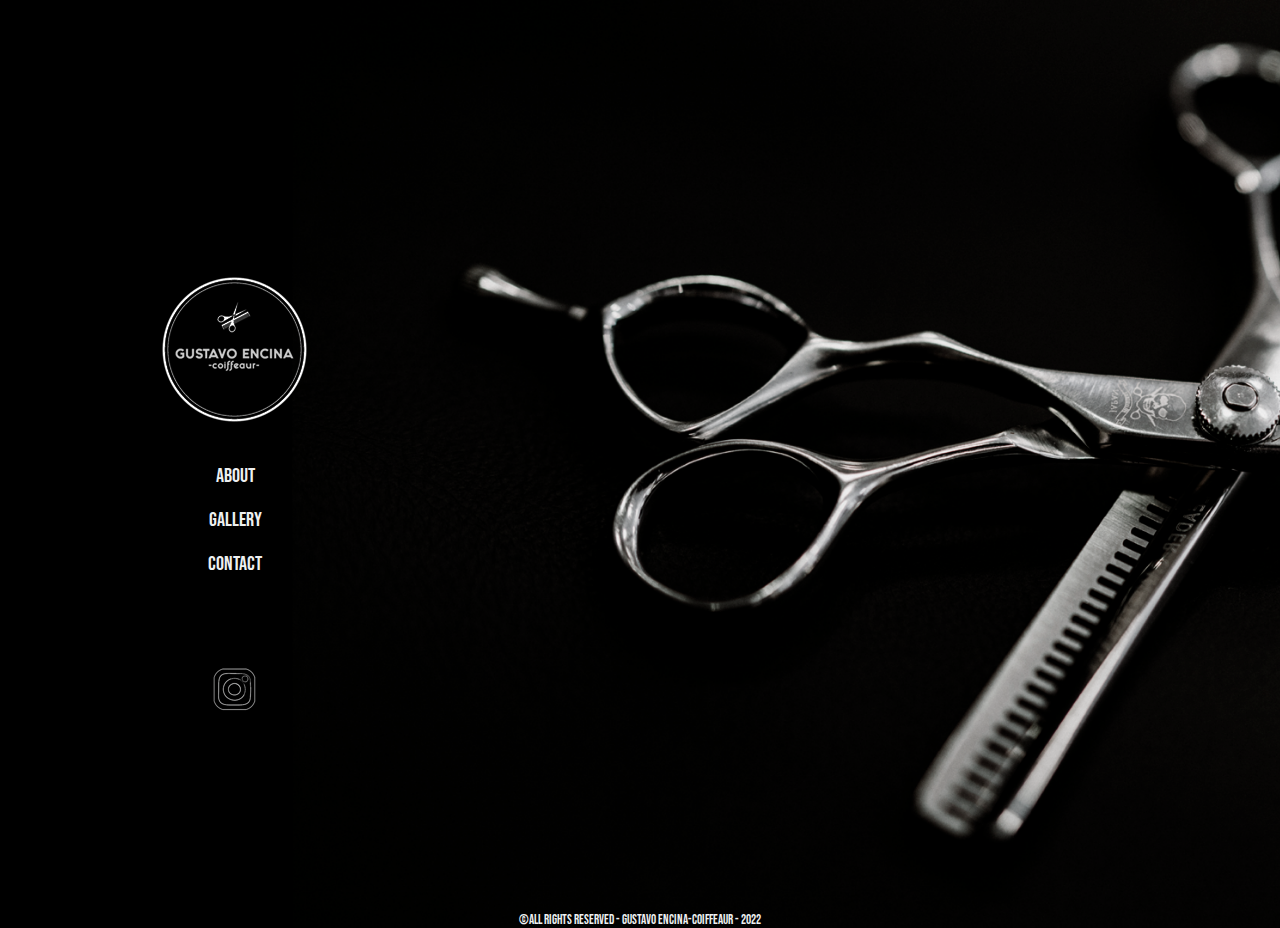
<file: index.html>
<!DOCTYPE html>
<html lang="en">
<head>
    <meta charset="UTF-8">
    <meta http-equiv="X-UA-Compatible" content="IE=edge">
    <meta name="viewport" content="width=device-width, initial-scale=1.0">
    <link rel="stylesheet" href="./paginas/style.css">
    <link rel="stylesheet" href="https://cdnjs.cloudflare.com/ajax/libs/animate.css/4.1.1/animate.min.css"/>
    <link rel="preconnect" href="https://fonts.googleapis.com">
    <link rel="preconnect" href="https://fonts.gstatic.com" crossorigin>
    <link href="https://fonts.googleapis.com/css2?family=Archivo+Black&family=Bebas+Neue&family=Comfortaa:wght@300;700&family=Jura&family=Luckiest+Guy&family=Montserrat:wght@200&display=swap" rel="stylesheet">
    <title>Document</title>
</head>
<body>
    <main class="cuerpoHome">
        <div class="animate__animated animate__slideInLeft  cuerpoHomeDesk" >
            <img src="./imagenes/logoGustavoBlanco.png" alt="logoGustavo">
            <ul>
                <a href="./paginas/about.html"><li>about</li></a>
                <a href="./paginas/gallery.html"><li>gallery</li></a>
                <a href="./paginas/contact.html"><li>contact</li></a>
            </ul>

            <div class="logoInst">
                <img src="./imagenes/logoInst.png" alt="logo_Instagram">
            </div>
        </div>
        <footer>©All rights reserved - Gustavo Encina-Coiffeaur - 2022</footer>
    </main>

    
</body>
</html>
</file>
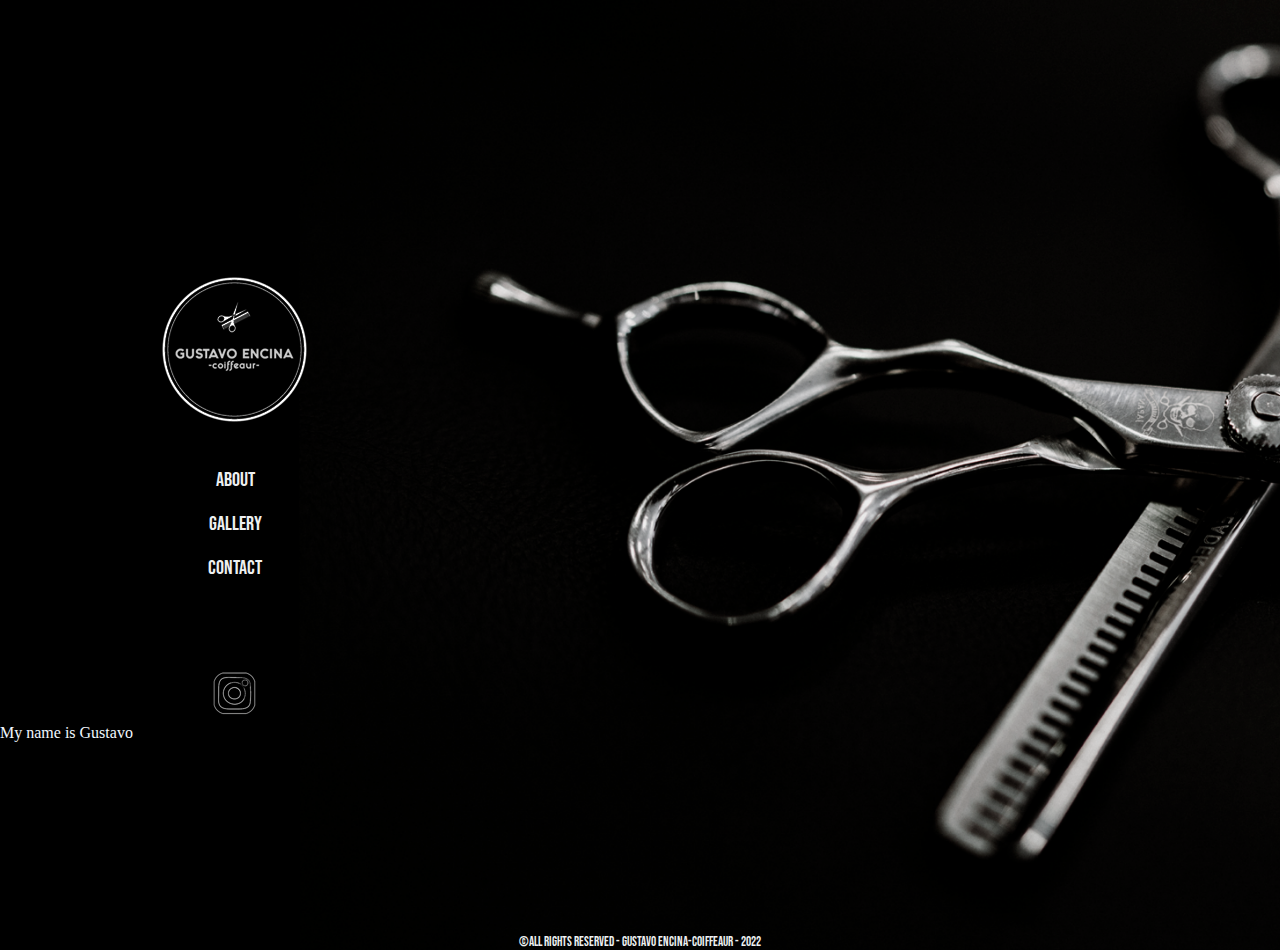
<file: paginas/about.html>
<!DOCTYPE html>
<html lang="en">
<head>
    <meta charset="UTF-8">
    <meta http-equiv="X-UA-Compatible" content="IE=edge">
    <meta name="viewport" content="width=device-width, initial-scale=1.0">
    <link rel="stylesheet" href="./style.css">
    <link rel="stylesheet" href="https://cdnjs.cloudflare.com/ajax/libs/animate.css/4.1.1/animate.min.css"/>
    <link rel="preconnect" href="https://fonts.googleapis.com">
    <link rel="preconnect" href="https://fonts.gstatic.com" crossorigin>
    <link href="https://fonts.googleapis.com/css2?family=Archivo+Black&family=Bebas+Neue&family=Comfortaa:wght@300;700&family=Jura&family=Luckiest+Guy&family=Montserrat:wght@200&display=swap" rel="stylesheet">
    <title>about</title>
</head>
<body>
    <main class="cuerpoAbout">
        <div class="animate__animated animate__fadeInLeft animate__slower cuerpoHomeDesk" >
            <a href="../index.html"><img src="../imagenes/logoGustavoBlanco.png" alt="logoGustavo"></a>
            <ul>
                <a href="./about.html"><li>about</li></a>
                <a href="./gallery.html"><li>gallery</li></a>
                <a href="./contact.html"><li>contact</li></a>
            </ul>

            <div class="logoInst">
                <img src="../imagenes/logoInst.png" alt="logo_Instagram">
            </div>
        </div>
        
        <p>My name is Gustavo</p>
        <footer>©All rights reserved - Gustavo Encina-Coiffeaur - 2022</footer>
    </main>
    
</body>
</html>
</file>
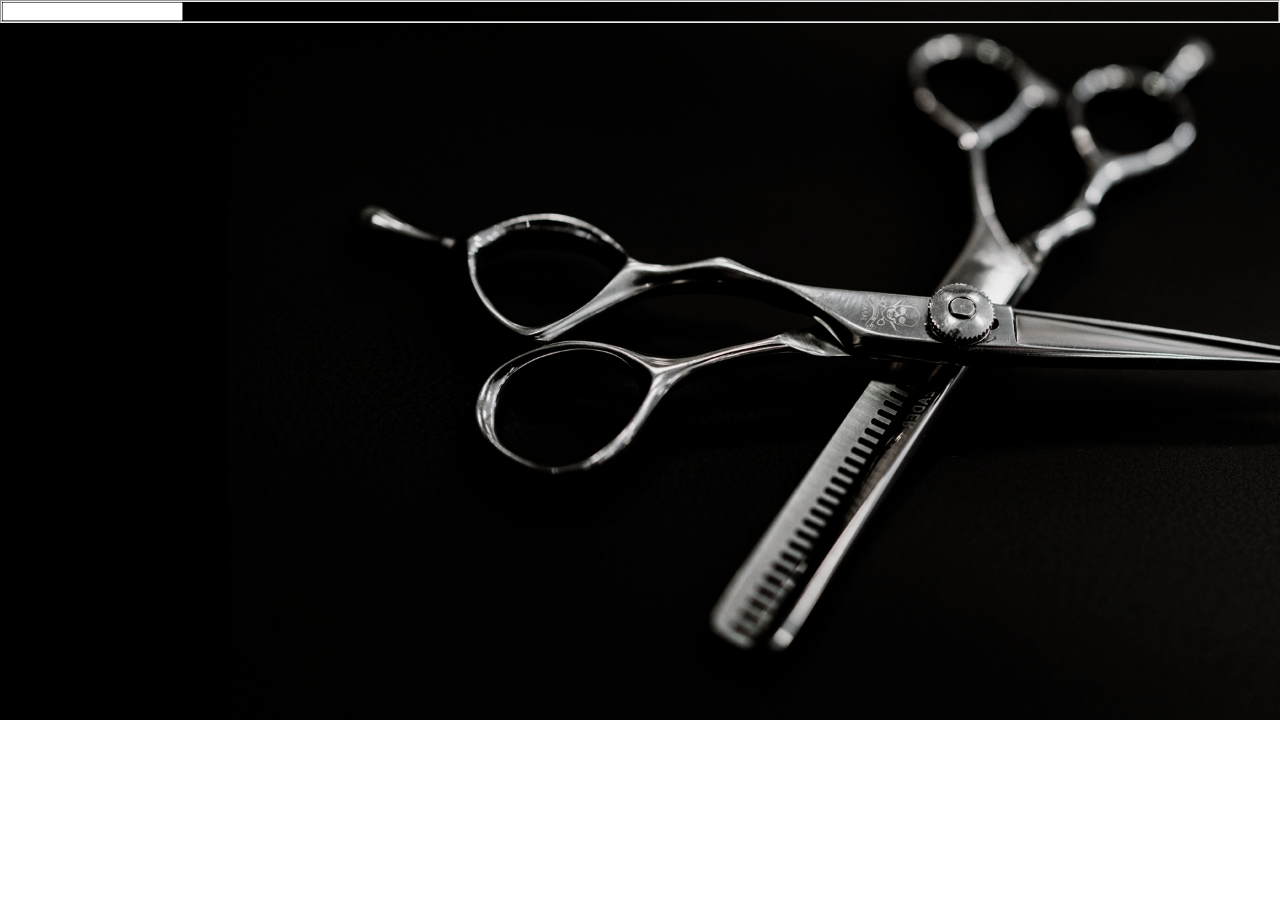
<file: paginas/contact.html>
<!DOCTYPE html>
<html lang="en">
<head>
    <meta charset="UTF-8">
    <meta http-equiv="X-UA-Compatible" content="IE=edge">
    <meta name="viewport" content="width=device-width, initial-scale=1.0">
    <link rel="stylesheet" href="./style.css">
    <link rel="stylesheet" href="https://cdnjs.cloudflare.com/ajax/libs/animate.css/4.1.1/animate.min.css"/>
    <link rel="preconnect" href="https://fonts.googleapis.com">
    <link rel="preconnect" href="https://fonts.gstatic.com" crossorigin>
    <link href="https://fonts.googleapis.com/css2?family=Archivo+Black&family=Bebas+Neue&family=Comfortaa:wght@300;700&family=Jura&family=Luckiest+Guy&family=Montserrat:wght@200&display=swap" rel="stylesheet">
    <title>contact</title>
</head>
<body>
    <form action="get">
        <fieldset>
            <label for="name"></label>
            <input type="text">
        </fieldset>
    </form>
</body>
</html>
</file>
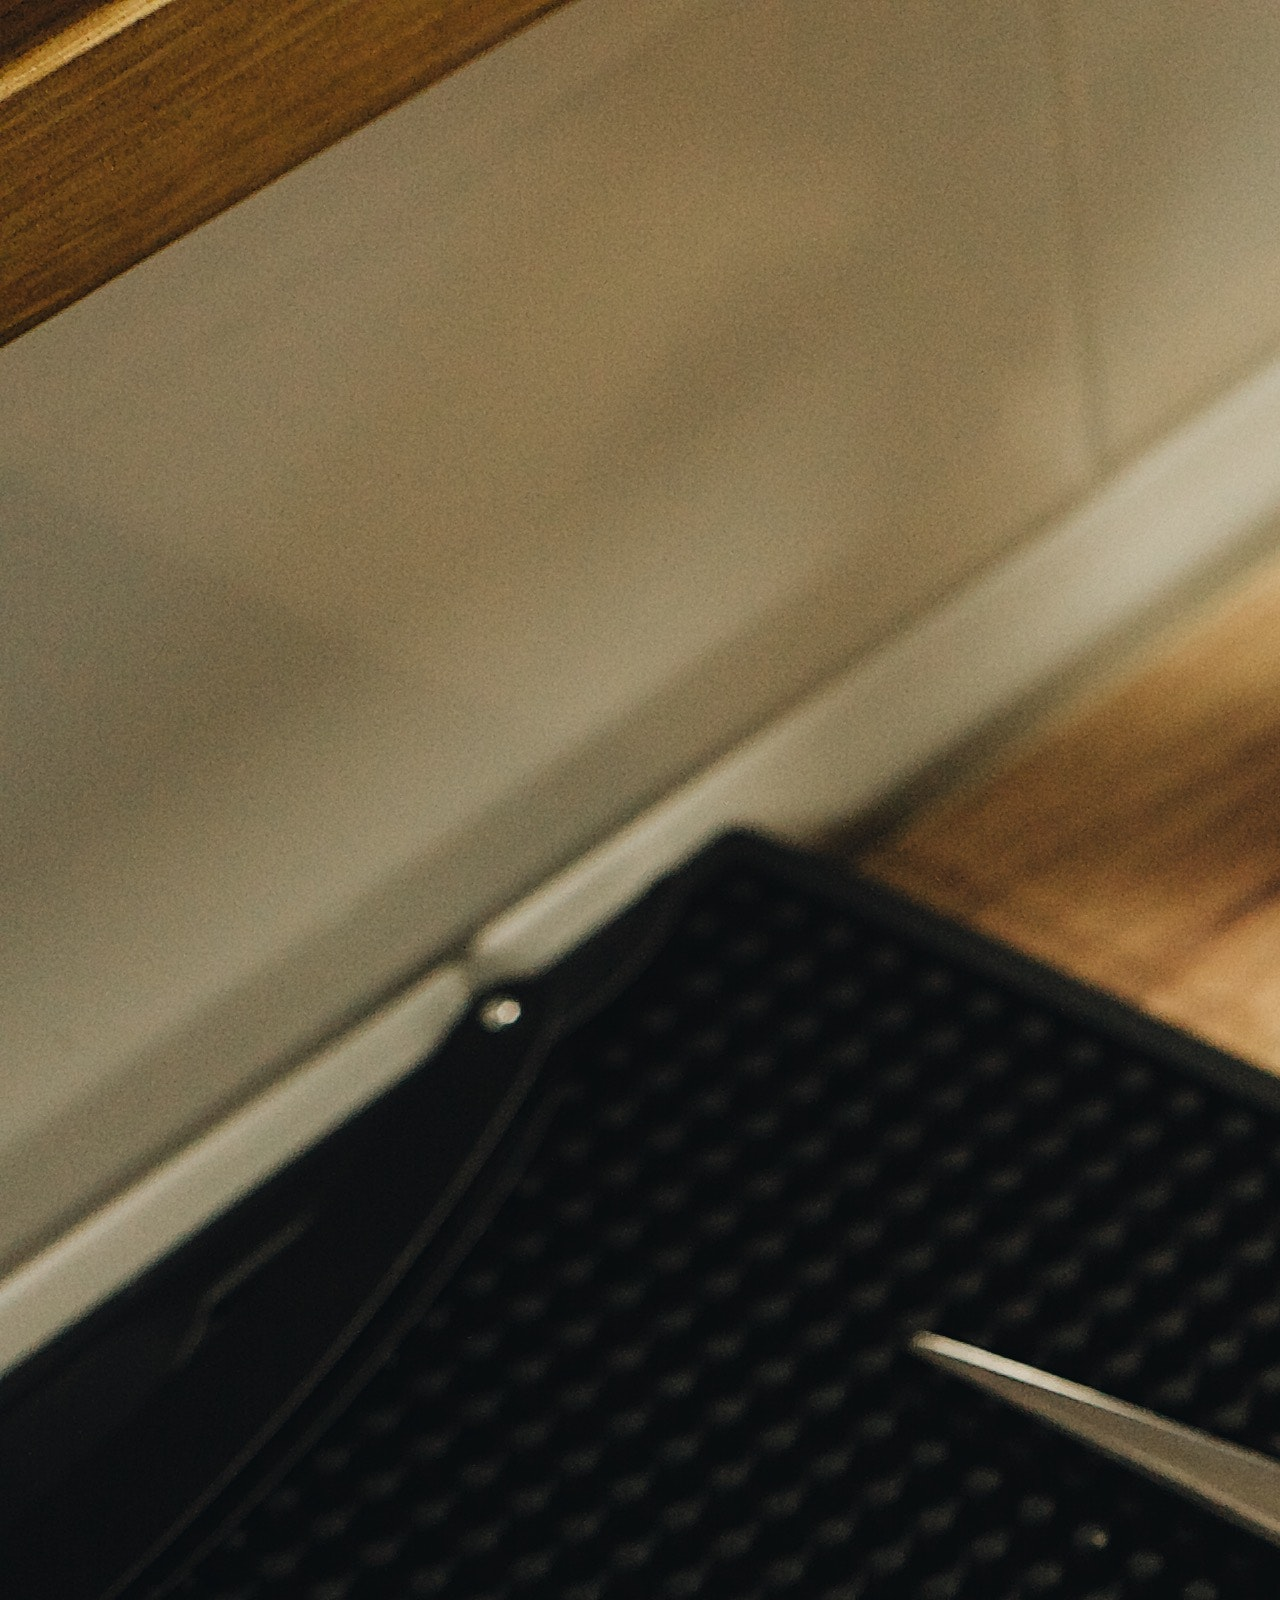
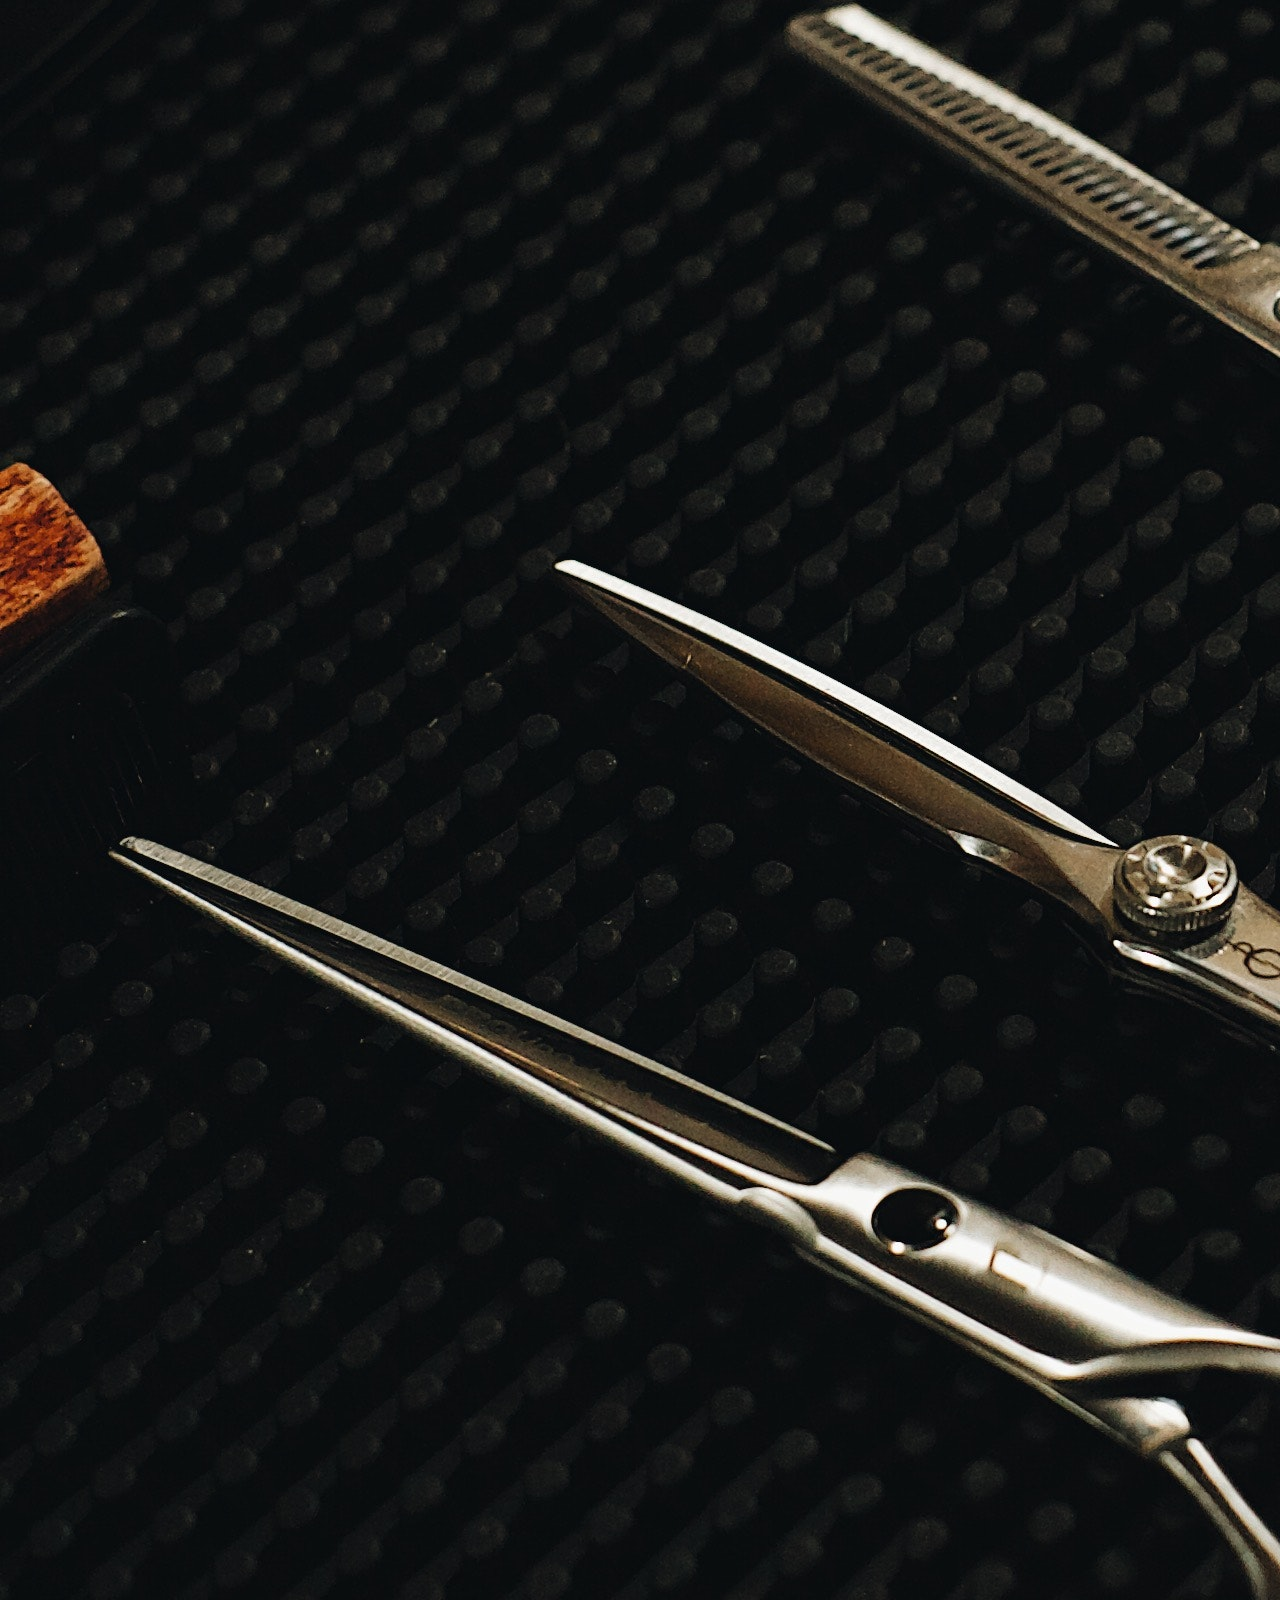
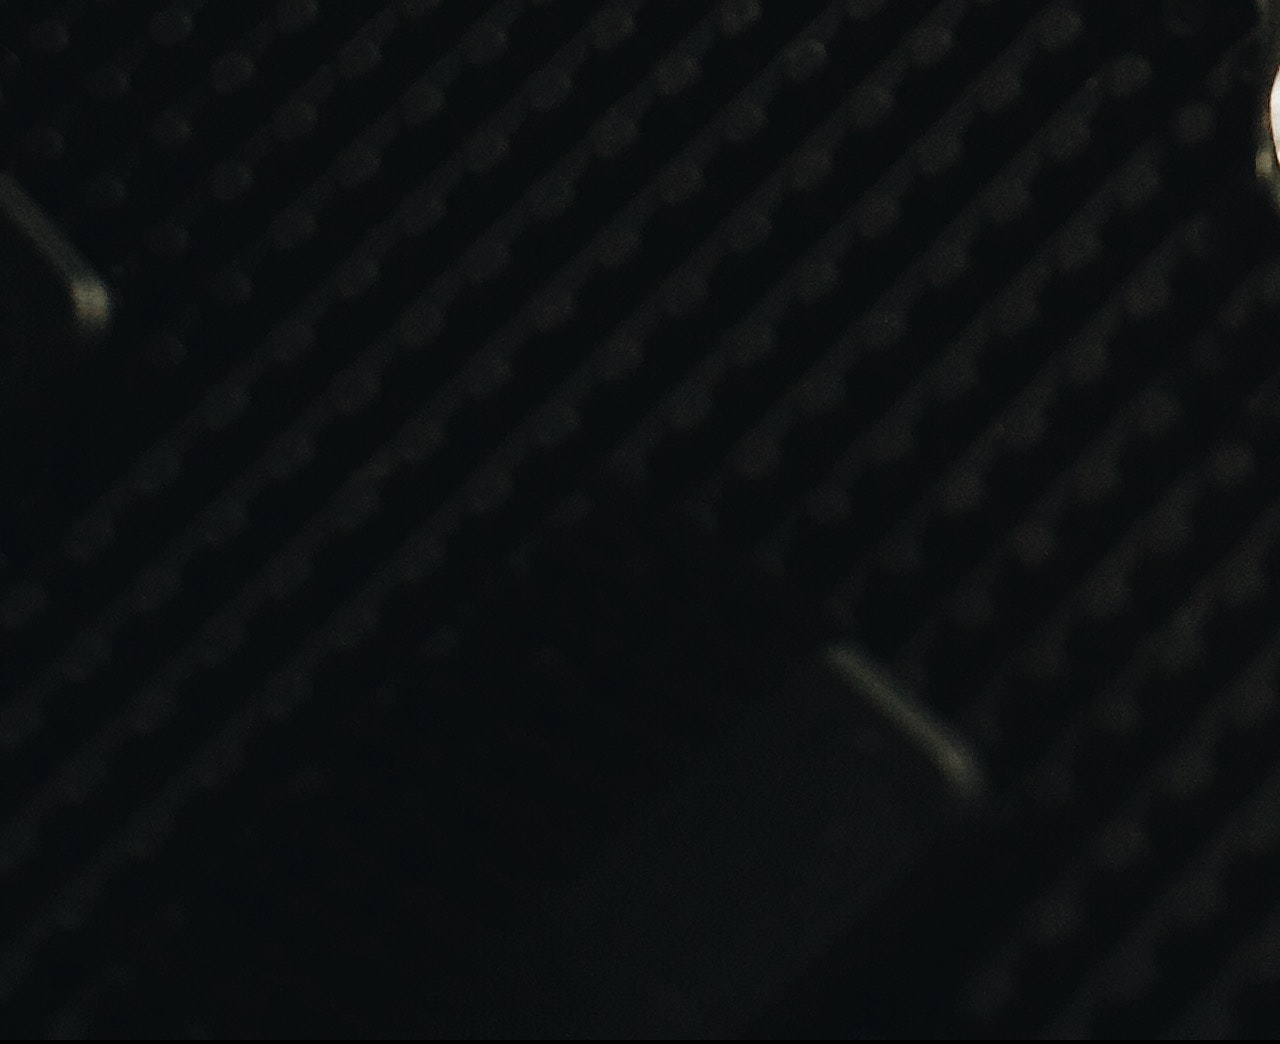
<file: paginas/gallery.html>
<!DOCTYPE html>
<html lang="en">
<head>
    <meta charset="UTF-8">
    <meta http-equiv="X-UA-Compatible" content="IE=edge">
    <meta name="viewport" content="width=device-width, initial-scale=1.0">
    <link rel="stylesheet" href="./style.css">
    <link rel="stylesheet" href="https://cdnjs.cloudflare.com/ajax/libs/animate.css/4.1.1/animate.min.css"/>
    <link rel="preconnect" href="https://fonts.googleapis.com">
    <link rel="preconnect" href="https://fonts.gstatic.com" crossorigin>
    <link href="https://fonts.googleapis.com/css2?family=Archivo+Black&family=Bebas+Neue&family=Comfortaa:wght@300;700&family=Jura&family=Luckiest+Guy&family=Montserrat:wght@200&display=swap" rel="stylesheet">
    <title>Gallery</title>
</head>
<body>
    <img src="../imagenes/pexels-mk-bober-11169554.jpg" alt="imagen_peluqueria">
</body>
</html>
</file>
<file: paginas/style.css>
* {
  margin: 0;
  padding: 0;
  -webkit-box-sizing: 0;
          box-sizing: 0;
  text-decoration: none;
}

body {
  background-image: url(../imagenes/fondoWebTijera_mobile.png);
  background-size: cover;
  background-repeat: no-repeat;
}

.cuerpoHome .cuerpoHomeDesk {
  margin-top: 23rem;
  display: -webkit-box;
  display: -ms-flexbox;
  display: flex;
  -webkit-box-orient: vertical;
  -webkit-box-direction: normal;
      -ms-flex-direction: column;
          flex-direction: column;
  -webkit-box-align: center;
      -ms-flex-align: center;
          align-items: center;
}

.cuerpoHome ul li {
  color: #eef0f1;
  list-style: none;
  padding: 10px;
  font-family: 'Bebas Neue', cursive;
  font-size: 20px;
  text-align: center;
}

.cuerpoHome ul {
  margin-top: 2rem;
}

.cuerpoHome footer {
  color: #eef0f1;
  font-family: 'Bebas Neue', cursive;
  font-size: 13px;
  margin-top: 12rem;
  margin-bottom: 0px;
}

.cuerpoHome .logoInst {
  margin-top: 5rem;
}

.cuerpoHome footer {
  display: -webkit-box;
  display: -ms-flexbox;
  display: flex;
  -webkit-box-pack: center;
      -ms-flex-pack: center;
          justify-content: center;
}

@media (min-width: 500px) {
  body {
    background-image: url(../imagenes/fondoWebTijera_desk.png);
    background-size: cover;
  }
  .cuerpoHome .cuerpoHomeDesk {
    display: -ms-grid;
    display: grid;
    -webkit-box-orient: horizontal;
    -webkit-box-direction: normal;
        -ms-flex-direction: row;
            flex-direction: row;
    -webkit-box-pack: start;
        -ms-flex-pack: start;
            justify-content: start;
    justify-items: center;
    margin-left: 10rem;
    margin-top: 17rem;
  }
  .cuerpoHome .cuerpoHomeDesk img:hover {
    -webkit-transform: scale(1.2);
            transform: scale(1.2);
    -webkit-animation-timing-function: ease-in;
            animation-timing-function: ease-in;
  }
  .cuerpoHome p {
    color: aliceblue;
  }
  .animate__animated .animate__slideInLeft {
    --animate-duration: 3s;
    --animate-delay: 0.1s;
  }
  .cuerpoAbout .cuerpoHomeDesk {
    display: -ms-grid;
    display: grid;
    -webkit-box-orient: horizontal;
    -webkit-box-direction: normal;
        -ms-flex-direction: row;
            flex-direction: row;
    -webkit-box-pack: start;
        -ms-flex-pack: start;
            justify-content: start;
    justify-items: center;
    margin-left: 10rem;
    margin-top: 17rem;
  }
  .cuerpoAbout .cuerpoHomeDesk img:hover {
    -webkit-transform: scale(1.2);
            transform: scale(1.2);
    -webkit-animation-timing-function: ease-in;
            animation-timing-function: ease-in;
  }
  .cuerpoAbout p {
    color: aliceblue;
  }
  .cuerpoAbout ul li {
    color: #eef0f1;
    list-style: none;
    padding: 10px;
    font-family: 'Bebas Neue', cursive;
    font-size: 20px;
    text-align: center;
  }
  .cuerpoAbout ul {
    margin-top: 2rem;
  }
  .cuerpoAbout footer {
    color: #eef0f1;
    font-family: 'Bebas Neue', cursive;
    font-size: 13px;
    margin-top: 12rem;
    margin-bottom: 0px;
  }
  .cuerpoAbout .logoInst {
    margin-top: 5rem;
  }
  .cuerpoAbout footer {
    display: -webkit-box;
    display: -ms-flexbox;
    display: flex;
    -webkit-box-pack: center;
        -ms-flex-pack: center;
            justify-content: center;
  }
}
/*# sourceMappingURL=style.css.map */
</file>
